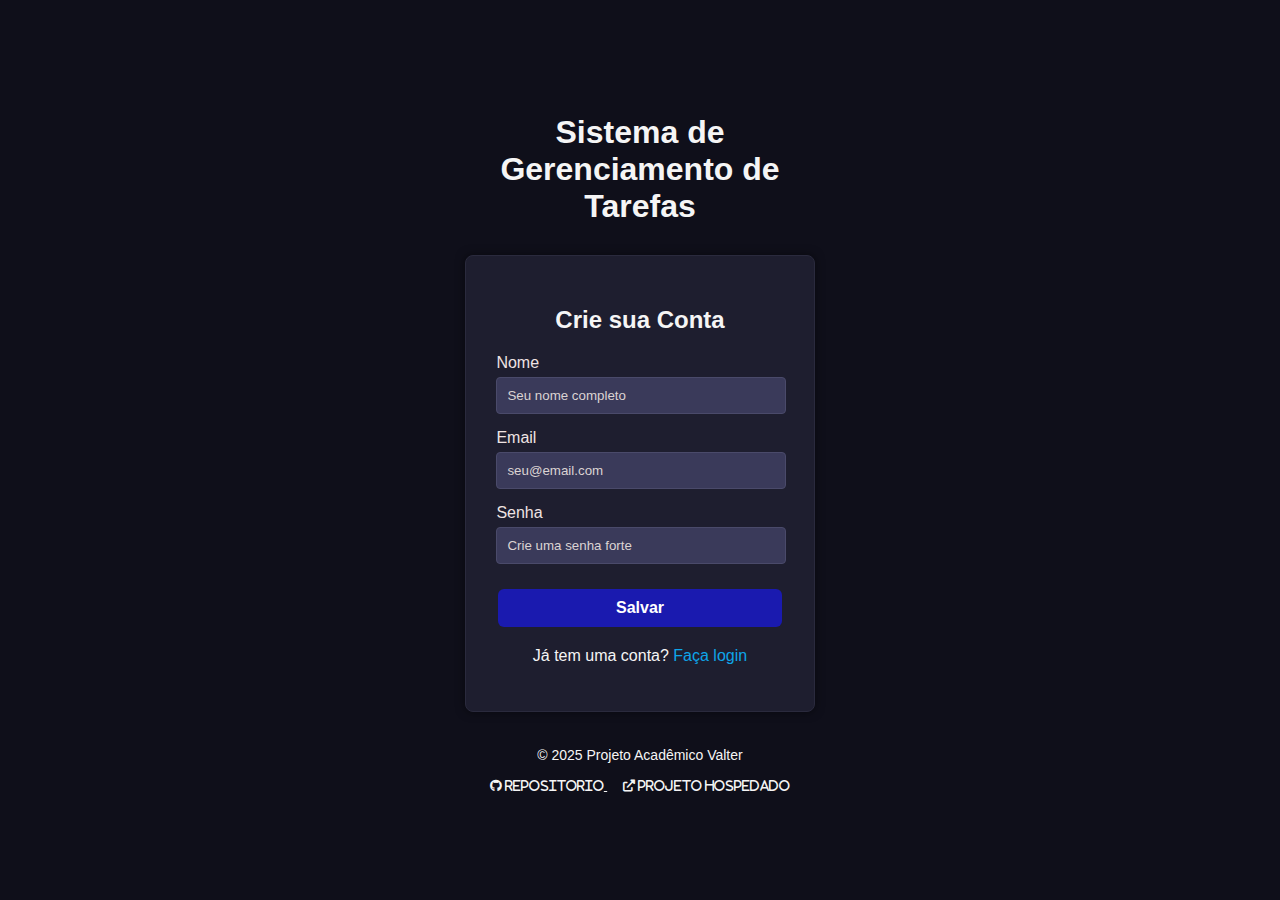
<file: index.html>
<!DOCTYPE html>
<html lang="pt-br">

<head>
    <meta charset="UTF-8">
    <meta name="viewport" content="width=device-width, initial-scale=1.0">
    <title>Sistema de Gerenciamento de Tarefas</title>
    <link rel="stylesheet" href="style.css">
    <script src="theme.js"></script>
    <link href="https://cdnjs.cloudflare.com/ajax/libs/font-awesome/6.0.0/css/all.min.css" rel="stylesheet">
    <!--Icones do git-->
</head>

<body>
    <a href="#conteudo-principal" class="skip-link">Ir para o conteúdo principal</a>

    <div class="container">

        <h1>Sistema de<br> Gerenciamento de<br> Tarefas</h1>
        <div class="form-container">
            <h2>Crie sua Conta</h2>
            <form id="conteudo-principal" action="./page/login.html">
                <label for="nome">Nome</label>
                <input type="text" id="nome" placeholder="Seu nome completo" required>
                <label for="email">Email</label>
                <input type="email" id="email" placeholder="seu@email.com" required>
                <label for="senha">Senha</label>
                <input type="password" id="senha" placeholder="Crie uma senha forte" required>
                <button type="submit" class="botao-salvar">Salvar</button>
            </form>
            <p>Já tem uma conta? <a href="./page/login.html">Faça login</a></p>
        </div>
        <footer class="rodape">
            <p>&copy; 2025 Projeto Acadêmico Valter </p>
            <div class="footer-links">
                <a href="https://github.com/valter19-dev/Projeto-Final-" target="_blank"
                    aria-label="Repositório no GitHub">
                    <i class="fab fa-github"> Repositorio</i>
                </a>
                <a href="https://valter19-dev.github.io/Projeto-Final-/index.html" target="_blank"
                    aria-label="Projeto Hospedado">
                    <i class="fas fa-external-link-alt"> Projeto hospedado</i>
                </a>
            </div>
        </footer>
    </div>

</body>

</html>
</file>
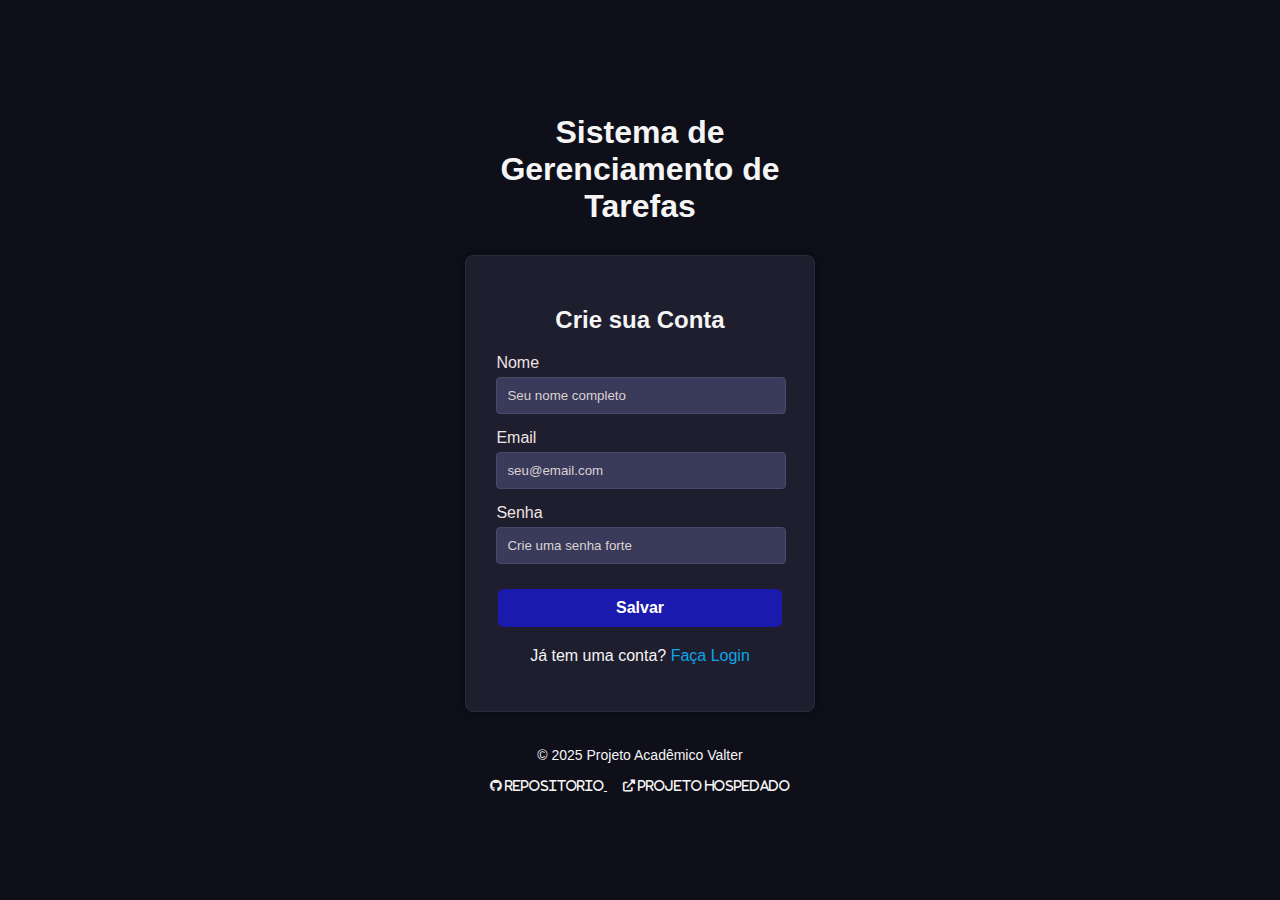
<file: page/cadastro.html>
<!DOCTYPE html>
<html lang="pt-br">

<head>
    <meta charset="UTF-8">
    <meta name="viewport" content="width=device-width, initial-scale=1.0">
    <title>Sistema de Gerenciamento de Tarefas</title>
    <link rel="stylesheet" href="../style.css">
    <script src="../theme.js"></script>
    <link href="https://cdnjs.cloudflare.com/ajax/libs/font-awesome/6.0.0/css/all.min.css" rel="stylesheet">
    <!--Icones do git-->
</head>

<body>
    <a href="#conteudo-principal" class="skip-link">Ir para o conteúdo principal</a>

    <div class="container">

        <h1>Sistema de<br> Gerenciamento de<br> Tarefas</h1>
        <div class="form-container">
            <h2>Crie sua Conta</h2>
            <form id="conteudo-principal" action="/index.html">
                <label for="nome">Nome</label>
                <input type="text" id="nome" placeholder="Seu nome completo" required>
                <label for="email">Email</label>
                <input type="email" id="email" placeholder="seu@email.com" required>
                <label for="senha">Senha</label>
                <input type="password" id="senha" placeholder="Crie uma senha forte" required>
                <button type="submit" class="botao-salvar">Salvar</button>
            </form>
            <p>Já tem uma conta? <a onclick="window.location.href='/index.html'">Faça Login</a></p>
        </div>
        <footer class="rodape">
            <p>&copy; 2025 Projeto Acadêmico Valter </p>
            <div class="footer-links">
                <a href="https://github.com/valter19-dev/Projeto-Final-Dev-WEB.git" target="_blank"
                    aria-label="Repositório no GitHub">
                    <i class="fab fa-github"> Repositorio</i>
                </a>
                <a href="https://valter19-dev.github.io/Projeto-Final-Dev-WEB/" target="_blank"
                    aria-label="Projeto Hospedado">
                    <i class="fas fa-external-link-alt"> Projeto hospedado</i>
                </a>
            </div>
        </footer>
    </div>

</body>

</html>
</file>
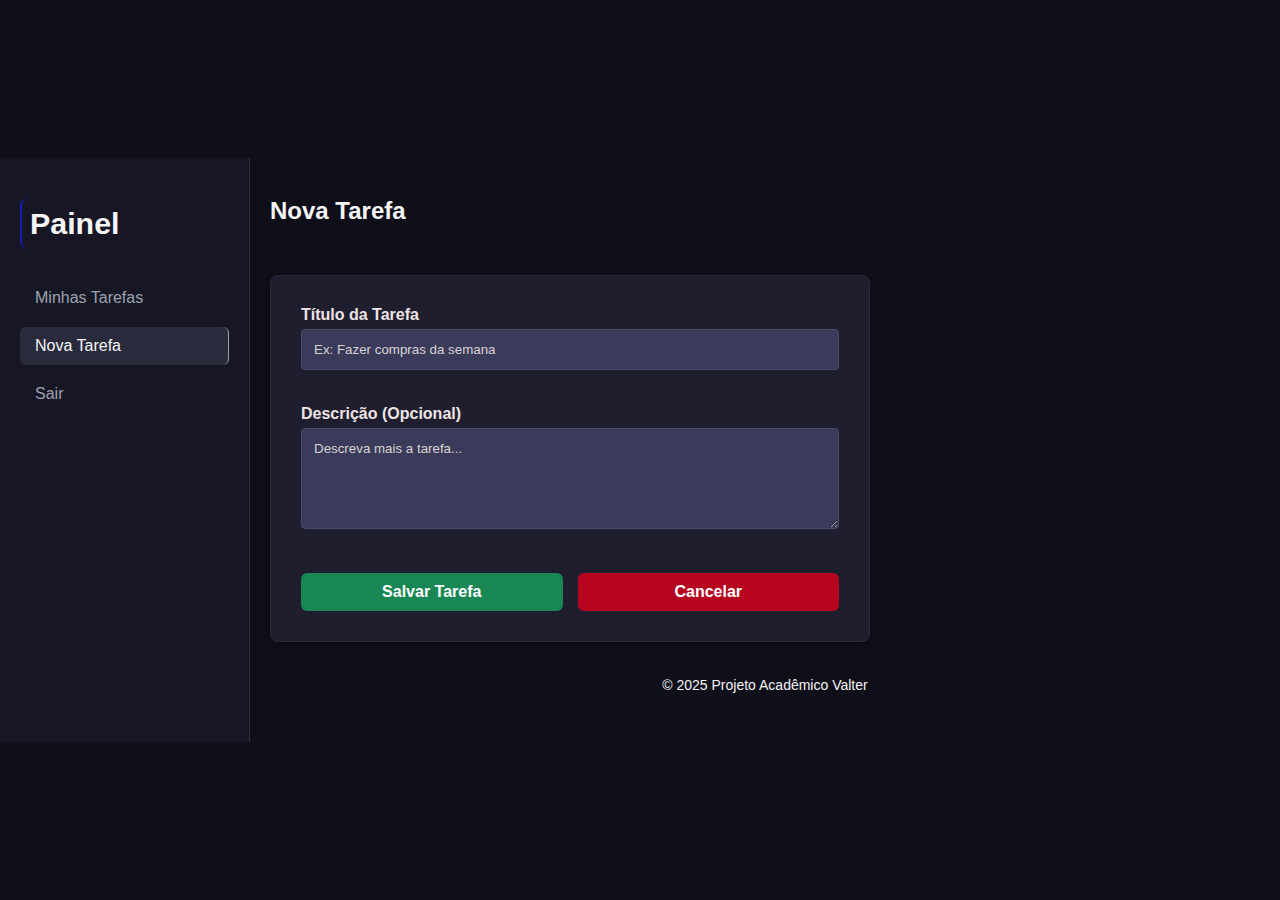
<file: page/criar-tarefa.html>
<!DOCTYPE html>
<html lang="pt-br">

<head>
    <meta charset="UTF-8">
    <meta name="viewport" content="width=device-width, initial-scale=1.0">
    <title>Criar Nova Tarefa - Sistema de Gerenciamento de Tarefas</title>
    <link rel="stylesheet" href="../style.css">
    <script src="../theme.js"></script>
    <link rel="stylesheet" href="https://cdn.jsdelivr.net/npm/bootstrap-icons@1.13.1/font/bootstrap-icons.min.css">
    <link href="https://cdnjs.cloudflare.com/ajax/libs/font-awesome/6.0.0/css/all.min.css" rel="stylesheet">
    <!--Icones do git-->
</head>

<body class="dashboard-body">
    <a href="#conteudo-principal" class="skip-link">Ir para o conteúdo principal</a>

    <div class="dashboard-container">
        <aside class="sidebar">
            <h1>Painel</h1>
            <nav class="menu-navegacao">
                <ul>
                    <li><a href="./dashboard.html">Minhas Tarefas</a></li>
                    <li><a href="./criar-tarefa.html" class="ativo">Nova Tarefa</a></li>
                    <li><a href="../index.html">Sair</a></li>
                </ul>
            </nav>
        </aside>

        <main class="conteudo-principal" id="conteudo-principal">
            <header class="cabecalho-dashboard">
                <h2>Nova Tarefa</h2>
            </header>

            <div class="formulario-container">
                <form class="formulario-tarefa" action="./dashboard.html">
                    <div class="campo-formulario">
                        <label for="titulo-tarefa">Título da Tarefa</label>
                        <input type="text" id="titulo-tarefa" placeholder="Ex: Fazer compras da semana">
                    </div>

                    <div class="campo-formulario">
                        <label for="descricao-tarefa">Descrição (Opcional)</label>
                        <textarea id="descricao-tarefa" rows="5" placeholder="Descreva mais a tarefa..."></textarea>
                    </div>

                    <div class="acoes-formulario">
                        <button type="submit" class="botao-salvar-tarefa">Salvar Tarefa</button>
                        <button type="submit" class="botao-cancelar">Cancelar</button>
                    </div>
                </form>
            </div>

            <footer class="rodape">
                <p>&copy; 2025 Projeto Acadêmico Valter </p>
            </footer>
        </main>
    </div>
</body>

</html>
</file>
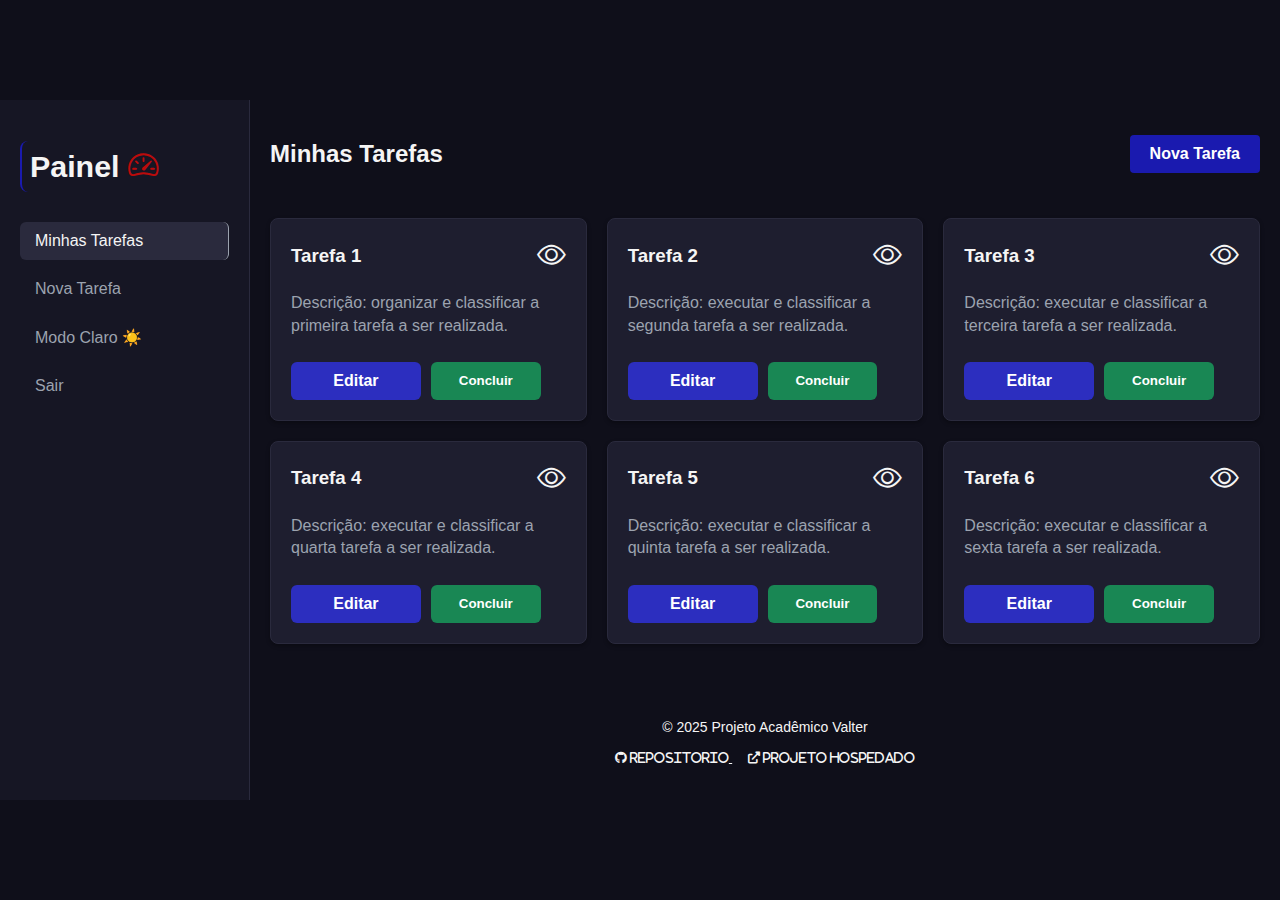
<file: page/dashboard.html>
<!DOCTYPE html>
<html lang="pt-br">

<head>
    <meta charset="UTF-8">
    <meta name="viewport" content="width=device-width, initial-scale=1.0">
    <title>Dashboard - Sistema de Gerenciamento de Tarefas</title>
    <link rel="stylesheet" href="../style.css">
    <script src="../theme.js"></script>
    <link rel="stylesheet" href="https://cdn.jsdelivr.net/npm/bootstrap-icons@1.13.1/font/bootstrap-icons.min.css">
    <!--Icones do olho e do painel-->
    <link href="https://cdnjs.cloudflare.com/ajax/libs/font-awesome/6.0.0/css/all.min.css" rel="stylesheet">
    <!--Icones do git-->

</head>

<body class="dashboard-body">
    <a href="#conteudo-principal" class="skip-link">Ir para o conteúdo principal</a>



    <div class="dashboard-container">
        <aside class="sidebar">
            <h1>Painel <i class="bi bi-speedometer2"></i></h1>
            <nav class="menu-navegacao">
                <ul>
                    <li><a href="./dashboard.html" class="ativo">Minhas Tarefas</a></li>
                    <li><a href="./criar-tarefa.html">Nova Tarefa</a></li>
                    <li><a href="#" id="themeToggle">
                            <span class="text">Modo Claro</span>
                            <span class="icon">🌙</span>
                        </a></li>
                    <li><a href="../index.html">Sair</a></li>

                </ul>
            </nav>
        </aside>

        <main class="conteudo-principal" id="conteudo-principal">
            <header class="cabecalho-dashboard">
                <h2>Minhas Tarefas</h2>
                <a href="./criar-tarefa.html" class="botao-nova-tarefa">Nova Tarefa</a>
                <!-- Botão de alternância de tema -->


            </header>

            <div class="grade-tarefas">
                <div class="cartao-tarefa">
                    <div class="cabecalho-cartao">
                        <h3>Tarefa 1</h3>
                        <!-- Ícones de olho -->
                        <a href="./detalhes-tarefa.html" class="icone-olho">
                            <i class="bi bi-eye olho normal"></i>
                            <i class="bi bi-eye-fill olho cheio"></i>
                        </a>
                    </div>
                    <p>Descrição: organizar e classificar a primeira tarefa a ser realizada.</p>
                    <div class="acoes-tarefa">
                        <a href="./editar-tarefa.html" class="botao-editar">Editar</a>
                        <button class="botao-concluir">Concluir</button>
                    </div>
                </div>

                <div class="cartao-tarefa">
                    <div class="cabecalho-cartao">
                        <h3>Tarefa 2</h3>
                        <a href="./detalhes-tarefa.html" class="icone-olho">
                            <i class="bi bi-eye olho normal"></i>
                            <i class="bi bi-eye-fill olho cheio"></i>
                        </a>
                    </div>

                    <p>Descrição: executar e classificar a segunda tarefa a ser realizada.</p>
                    <div class="acoes-tarefa">
                        <a href="./editar-tarefa.html" class="botao-editar">Editar</a>
                        <button class="botao-concluir">Concluir</button>
                    </div>
                </div>

                <div class="cartao-tarefa">
                    <div class="cabecalho-cartao">
                        <h3>Tarefa 3</h3>
                        <a href="./detalhes-tarefa.html" class="icone-olho">
                            <i class="bi bi-eye olho normal"></i>
                            <i class="bi bi-eye-fill olho cheio"></i>
                        </a>

                    </div>
                    <p>Descrição: executar e classificar a terceira tarefa a ser realizada.</p>
                    <div class="acoes-tarefa">
                        <a href="./editar-tarefa.html" class="botao-editar">Editar</a>
                        <button class="botao-concluir">Concluir</button>
                    </div>
                </div>

                <div class="cartao-tarefa">
                    <div class="cabecalho-cartao">
                        <h3>Tarefa 4</h3>
                        <a href="./detalhes-tarefa.html" class="icone-olho">
                            <i class="bi bi-eye olho normal"></i>
                            <i class="bi bi-eye-fill olho cheio"></i>
                        </a>

                    </div>
                    <p>Descrição: executar e classificar a quarta tarefa a ser realizada.</p>
                    <div class="acoes-tarefa">
                        <a href="./editar-tarefa.html" class="botao-editar">Editar</a>
                        <button class="botao-concluir">Concluir</button>
                    </div>
                </div>

                <div class="cartao-tarefa">
                    <div class="cabecalho-cartao">
                        <h3>Tarefa 5</h3>
                        <a href="./detalhes-tarefa.html" class="icone-olho">
                            <i class="bi bi-eye olho normal"></i>
                            <i class="bi bi-eye-fill olho cheio"></i>
                        </a>

                    </div>
                    <p>Descrição: executar e classificar a quinta tarefa a ser realizada.</p>
                    <div class="acoes-tarefa">
                        <a href="./editar-tarefa.html" class="botao-editar">Editar</a>
                        <button class="botao-concluir">Concluir</button>
                    </div>
                </div>

                <div class="cartao-tarefa">
                    <div class="cabecalho-cartao">
                        <h3>Tarefa 6</h3>
                        <a href="./detalhes-tarefa.html" class="icone-olho">
                            <i class="bi bi-eye olho normal"></i>
                            <i class="bi bi-eye-fill olho cheio"></i>
                        </a>

                    </div>
                    <p>Descrição: executar e classificar a sexta tarefa a ser realizada.</p>
                    <div class="acoes-tarefa">
                        <a href="./editar-tarefa.html" class="botao-editar">Editar</a>
                        <button class="botao-concluir">Concluir</button>
                    </div>
                </div>
            </div>

            <footer class="rodape">
                <p>&copy; 2025 Projeto Acadêmico Valter </p>
                <div class="footer-links">
                    <a href="https://github.com/valter19-dev/Projeto-Final-" target="_blank"
                        aria-label="Repositório no GitHub">
                        <i class="fab fa-github"> Repositorio</i>
                    </a>
                    <a href="https://valter19-dev.github.io/Projeto-Final-/index.html" target="_blank"
                        aria-label="Projeto Hospedado">
                        <i class="fas fa-external-link-alt"> Projeto hospedado</i>
                    </a>
                </div>
            </footer>
        </main>
    </div>

    <script>
        // Sistema de alternância de tema
        const themeToggle = document.getElementById('themeToggle');
        const body = document.body;
        const icon = themeToggle.querySelector('.icon');
        const text = themeToggle.querySelector('.text');

        // Verificar tema salvo no localStorage
        const savedTheme = localStorage.getItem('theme') || 'dark';

        // Aplicar tema inicial
        if (savedTheme === 'light') {
            body.setAttribute('data-theme', 'light');
            text.textContent = 'Modo Escuro';
            icon.textContent = '🌙';
        } else {
            body.removeAttribute('data-theme');
            text.textContent = 'Modo Claro';
            icon.textContent = '☀️';

        }

        // Função para alternar tema
        function toggleTheme() {
            const currentTheme = body.getAttribute('data-theme');

            if (currentTheme === 'light') {
                // Mudar para tema escuro
                body.removeAttribute('data-theme');

                text.textContent = 'Modo Claro';
                icon.textContent = '☀️';
                localStorage.setItem('theme', 'dark');
            } else {
                // Mudar para tema claro
                body.setAttribute('data-theme', 'light');
                text.textContent = 'Modo Escuro';
                icon.textContent = '🌙';
                localStorage.setItem('theme', 'light');
            }
        }

        // Adicionar evento de clique
        themeToggle.addEventListener('click', toggleTheme);
    </script>
</body>

</html>
</file>
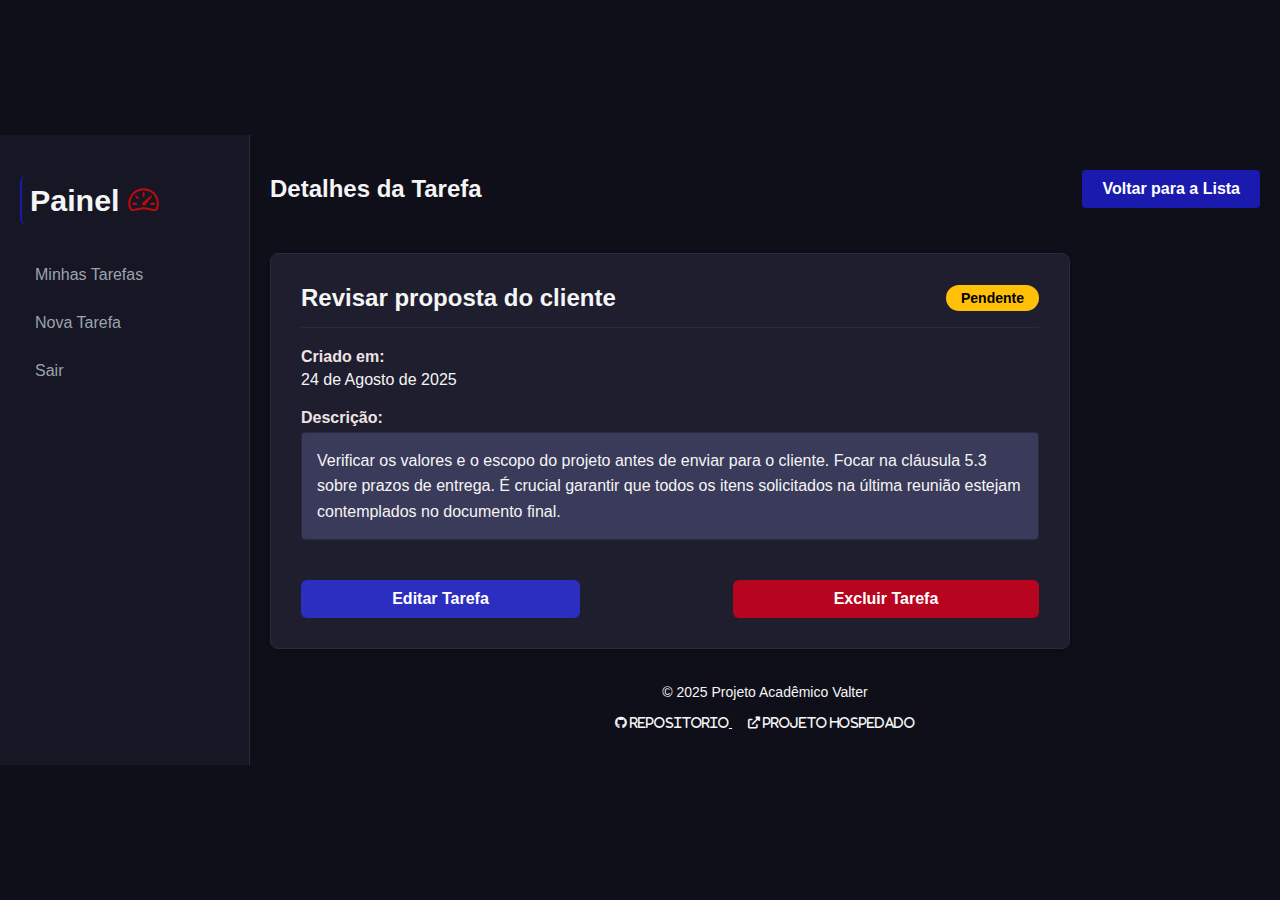
<file: page/detalhes-tarefa.html>
<!DOCTYPE html>
<html lang="pt-br">

<head>
    <meta charset="UTF-8">
    <meta name="viewport" content="width=device-width, initial-scale=1.0">
    <title>Detalhes da Tarefa - Sistema de Gerenciamento de Tarefas</title>
    <link rel="stylesheet" href="../style.css">
    <script src="../theme.js"></script>
    <link rel="stylesheet" href="https://cdn.jsdelivr.net/npm/bootstrap-icons@1.13.1/font/bootstrap-icons.min.css">
    <link href="https://cdnjs.cloudflare.com/ajax/libs/font-awesome/6.0.0/css/all.min.css" rel="stylesheet">
    <!--Icones do git-->
</head>

<body class="dashboard-body">
    <a href="#conteudo-principal" class="skip-link">Ir para o conteúdo principal</a>

    <div class="dashboard-container">
        <aside class="sidebar">
            <h1>Painel <i class="bi bi-speedometer2"></i></h1>
            <nav class="menu-navegacao">
                <ul>
                    <li><a href="./dashboard.html">Minhas Tarefas</a></li>
                    <li><a href="./criar-tarefa.html">Nova Tarefa</a></li>
                    <li><a href="../index.html">Sair</a></li>
                </ul>
            </nav>
        </aside>

        <main class="conteudo-principal" id="conteudo-principal">
            <header class="cabecalho-dashboard">
                <h2>Detalhes da Tarefa</h2>
                <a href="./dashboard.html" class="botao-voltar-lista">Voltar para a Lista</a>
            </header>

            <div class="detalhes-container">
                <div class="cartao-detalhes">
                    <div class="titulo-status">
                        <h2>Revisar proposta do cliente</h2>
                        <span class="status-pendente-detalhes">Pendente</span>
                    </div>
                    <form action="./dashboard.html">
                        <div class="campo-detalhes">
                            <label>Criado em:</label>

                            <span>24 de Agosto de 2025</span>
                        </div>

                        <div class="campo-detalhes">
                            <label>Descrição:</label>
                            <div class="descricao-completa">
                                <p>Verificar os valores e o escopo do projeto antes de enviar para o cliente. Focar na
                                    cláusula 5.3 sobre prazos de entrega. É crucial garantir que todos os itens
                                    solicitados
                                    na última reunião estejam contemplados no documento final.</p>
                            </div>
                        </div>

                        <div class="acoes-detalhes">
                            <button type="submit" class="botao-editar-tarefa">Editar Tarefa</button>
                            <button class="botao-excluir-tarefa">Excluir Tarefa</button>
                        </div>
                    </form>
                </div>
            </div>

            <footer class="rodape">
                <p>&copy; 2025 Projeto Acadêmico Valter </p>
                <div class="footer-links">
                    <a href="https://github.com/valter19-dev/Projeto-Final-" target="_blank"
                        aria-label="Repositório no GitHub">
                        <i class="fab fa-github"> Repositorio</i>
                    </a>
                    <a href="https://valter19-dev.github.io/Projeto-Final-/index.html" target="_blank"
                        aria-label="Projeto Hospedado">
                        <i class="fas fa-external-link-alt"> Projeto hospedado</i>
                    </a>
                </div>
            </footer>
        </main>
    </div>
</body>

</html>
</file>
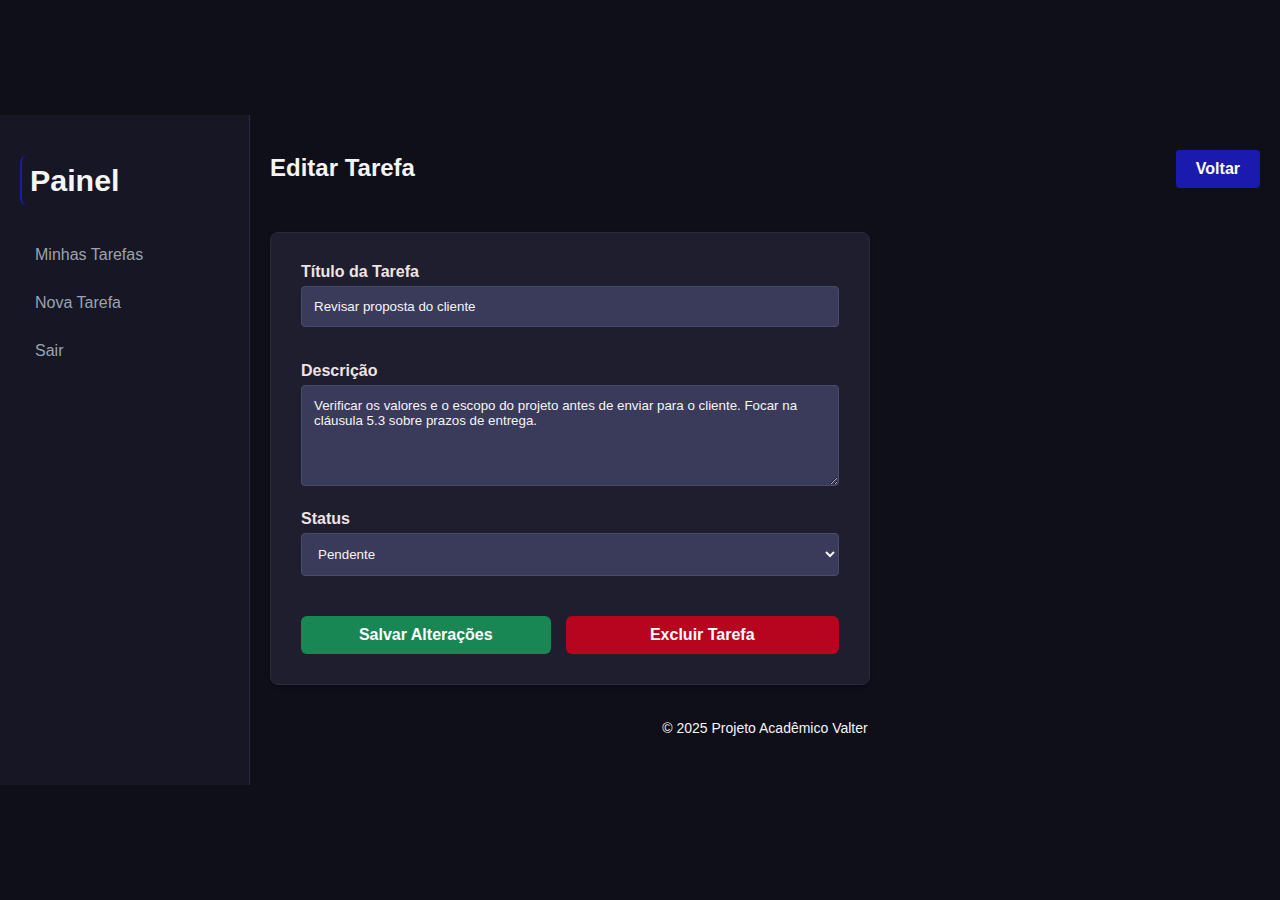
<file: page/editar-tarefa.html>
<!DOCTYPE html>
<html lang="pt-br">

<head>
    <meta charset="UTF-8">
    <meta name="viewport" content="width=device-width, initial-scale=1.0">
    <title>Editar Tarefa - Sistema de Gerenciamento de Tarefas</title>
    <link rel="stylesheet" href="../style.css">
    <script src="../theme.js"></script>
    <link rel="stylesheet" href="https://cdn.jsdelivr.net/npm/bootstrap-icons@1.13.1/font/bootstrap-icons.min.css">
    <link href="https://cdnjs.cloudflare.com/ajax/libs/font-awesome/6.0.0/css/all.min.css" rel="stylesheet">
    <!--Icones do git-->
</head>

<body class="dashboard-body">
    <a href="#conteudo-principal" class="skip-link">Ir para o conteúdo principal</a>

    <div class="dashboard-container">
        <aside class="sidebar">
            <h1>Painel</h1>
            <nav class="menu-navegacao">
                <ul>
                    <li><a href="./dashboard.html">Minhas Tarefas</a></li>
                    <li><a href="./criar-tarefa.html">Nova Tarefa</a></li>
                    <li><a href="../index.html">Sair</a></li>
                </ul>
            </nav>
        </aside>

        <main class="conteudo-principal" id="conteudo-principal">
            <header class="cabecalho-dashboard">
                <h2>Editar Tarefa</h2>
                <a href="./dashboard.html" class="botao-cancelar-edicao">Voltar</a>
            </header>

            <div class="formulario-container">
                <form class="formulario-tarefa" action="./dashboard.html">
                    <div class="campo-formulario">
                        <label for="titulo-tarefa-edicao">Título da Tarefa</label>
                        <input type="text" id="titulo-tarefa-edicao" value="Revisar proposta do cliente">
                    </div>

                    <div class="campo-formulario">
                        <label for="descricao-tarefa-edicao">Descrição</label>
                        <textarea id="descricao-tarefa-edicao"
                            rows="5">Verificar os valores e o escopo do projeto antes de enviar para o cliente. Focar na cláusula 5.3 sobre prazos de entrega.</textarea>
                    </div>

                    <div class="campo-formulario">
                        <label for="status-tarefa">Status</label>
                        <select id="status-tarefa">
                            <option value="pendente" selected>Pendente</option>
                            <option value="em-andamento">Em Andamento</option>
                            <option value="concluida">Concluída</option>
                        </select>
                    </div>

                    <div class="acoes-formulario">
                        <button type="submit" class="botao-salvar-alteracoes">Salvar Alterações</button>
                        <button type="submit" class="botao-excluir-tarefa">Excluir Tarefa</button>
                    </div>
                </form>
            </div>

            <footer class="rodape">
                <p>&copy; 2025 Projeto Acadêmico Valter </p>

            </footer>
        </main>
    </div>
</body>

</html>
</file>
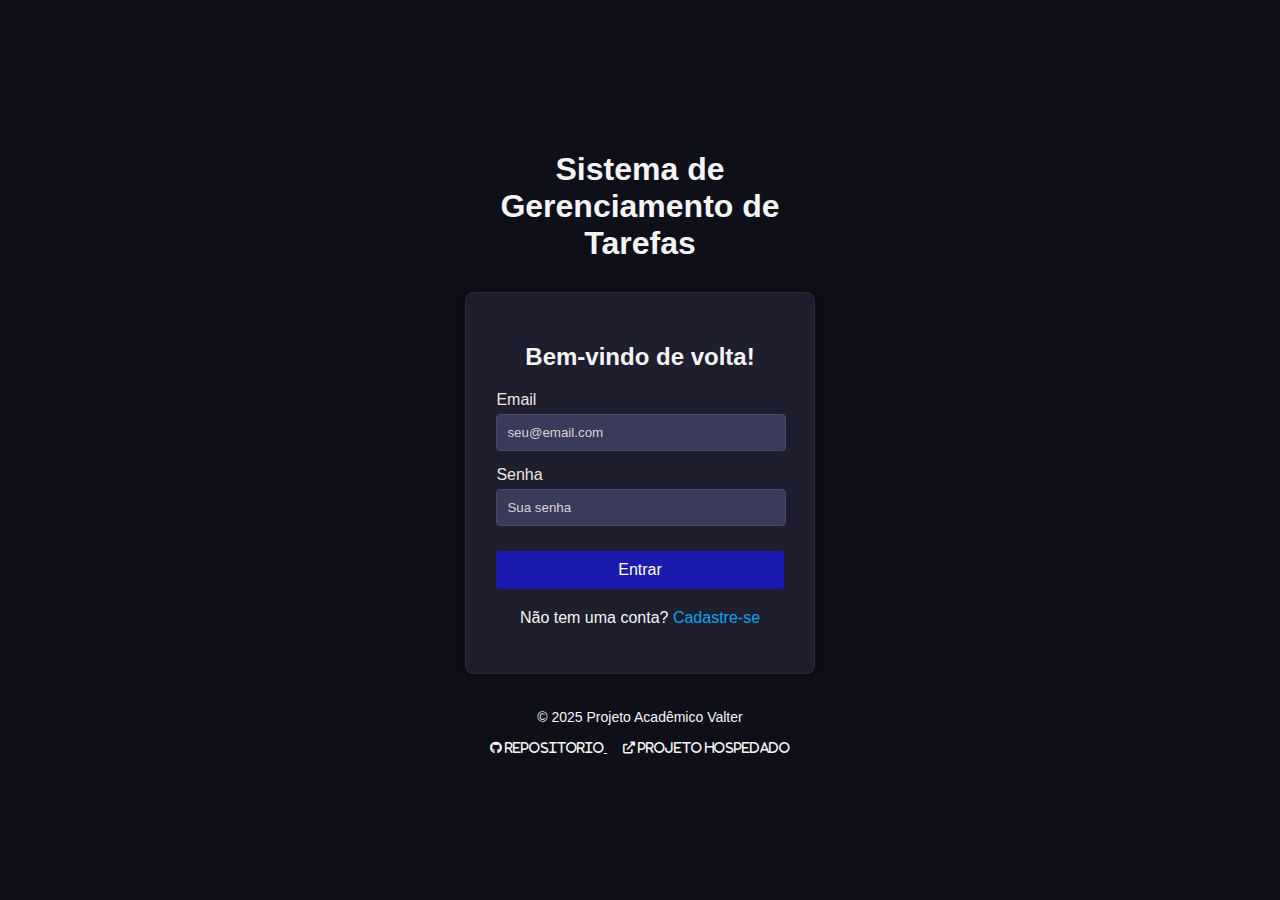
<file: page/login.html>
<!DOCTYPE html>
<html lang="pt-br">

<head>
    <meta charset="UTF-8">
    <meta name="viewport" content="width=device-width, initial-scale=1.0">
    <title>Login - Sistema de Gerenciamento de Tarefas</title>
    <link rel="stylesheet" href="../style.css">
    <script src="../theme.js"></script>
    <link href="https://cdnjs.cloudflare.com/ajax/libs/font-awesome/6.0.0/css/all.min.css" rel="stylesheet">
    <!--Icones do git-->
</head>

<body>
    <a href="#conteudo-principal" class="skip-link">Ir para o conteúdo principal</a>

    <div class="container">
        <h1>Sistema de<br> Gerenciamento de<br> Tarefas</h1>
        <div class="form-container">
            <h2>Bem-vindo de volta!</h2>
            <form id="conteudo-principal" action="./dashboard.html">
                <label for="email-login">Email</label>
                <input type="email" id="email-login" placeholder="seu@email.com" required>
                <label for="senha-login">Senha</label>
                <input type="password" id="senha-login" placeholder="Sua senha" required>
                <button type="submit">Entrar</button>
            </form>
            <p>Não tem uma conta? <a href="#">Cadastre-se</a></p>
        </div>
        <footer class="rodape">
            <p>&copy; 2025 Projeto Acadêmico Valter </p>
            <div class="footer-links">
                <a href="https://github.com/valter19-dev/Projeto-Final-" target="_blank"
                    aria-label="Repositório no GitHub">
                    <i class="fab fa-github"> Repositorio</i>
                </a>
                <a href="https://valter19-dev.github.io/Projeto-Final-/index.html" target="_blank"
                    aria-label="Projeto Hospedado">
                    <i class="fas fa-external-link-alt"> Projeto hospedado</i>
                </a>
            </div>
        </footer>
    </div>
</body>

</html>
</file>
<file: style.css>
/* Sistema de Temas - Variáveis CSS */
:root {
    /* Tema Escuro (padrão) */
    --cor-fundo: #0f0f1a;
    --cor-sidebar: #161624;
    --cor-cartao: #1e1e2f;
    --cor-borda: #2a2a3d;
    --cor-input: #3a3a5a;
    --cor-input-borda: #4a4a6a;

    /* Texto */
    --texto-principal: #f5f5f5;
    --texto-secundario: #9ca3af;
    --texto-placeholder: #dad3d3;
    --texto-label: #efe3e3;

    /* Ações */
    --cor-primaria: #1a1aaf;
    --cor-primaria-hover: #1a4195;
    --cor-secondary: #2c2ebf;
    --cor-secondary-hover: #03389a;
    --cor-sucesso: #198754;
    --cor-sucesso-hover: #1b553a;
    --cor-perigo: #b7051f;
    --cor-perigo-hover: #a01624;
    --cor-link: #0ea5e9;

    /* Sombras */
    --sombra-cartao: 0 2px 4px rgba(0, 0, 0, 0.3);
    --sombra-form: 0 0 10px rgba(0, 0, 0, 0.5);
}

/* Tema Claro */
[data-theme="light"] {
    --cor-fundo: #f8fafc;
    --cor-sidebar: #ffffff;
    --cor-cartao: #ffffff;
    --cor-borda: #e2e8f0;
    --cor-input: #ffffff;
    --cor-input-borda: #d1d5db;

    /* Texto */
    --texto-principal: #1f2937;
    --texto-secundario: #6b7280;
    --texto-placeholder: #9ca3af;
    --texto-label: #374151;

    /* Ações */
    --cor-primaria: #1a1aaf;
    --cor-primaria-hover: #1a4195;
    --cor-secondary: #2c2ebf;
    --cor-secondary-hover: #03389a;
    --cor-sucesso: #198754;
    --cor-sucesso-hover: #1b553a;
    --cor-perigo: #dc3545;
    --cor-perigo-hover: #dc2626;
    --cor-link: #0ea5e9;

    /* Sombras */
    --sombra-cartao: 0 2px 4px rgba(0, 0, 0, 0.1);
    --sombra-form: 0 4px 6px rgba(0, 0, 0, 0.1);
}

/* Estilos base */
body {
    font-family: Arial, sans-serif;
    background-color: var(--cor-fundo);
    color: var(--texto-secundario);
    margin: 0;
    display: flex;
    justify-content: center;
    align-items: center;
    min-height: 100vh;
    overflow-x: hidden;
    transition: background-color 0.3s ease, color 0.3s ease;
}

.container {
    text-align: center;
    padding: 20px;
}



h1 {
    color: var(--texto-principal);
    margin-bottom: 30px;
}

.form-container {
    background-color: var(--cor-cartao);
    padding: 30px;
    border-radius: 8px;
    box-shadow: var(--sombra-form);
    width: 98%;
    max-width: 400px;
    margin: 0 auto;
    box-sizing: border-box;
    border: 1px solid var(--cor-borda);
    transition: all 0.3s ease;
}

h2 {
    color: var(--texto-principal);
    margin-bottom: 20px;
}

form label {
    display: block;
    text-align: left;
    margin-bottom: 5px;
    color: var(--texto-label);
}

form input[type="text"],
form input[type="email"],
form input[type="password"] {
    width: calc(100% - 20px);
    padding: 10px;
    margin-bottom: 15px;
    border: 1px solid var(--cor-input-borda);
    border-radius: 4px;
    background-color: var(--cor-input);
    color: var(--texto-principal);
    transition: all 0.3s ease;
}

form input::placeholder {
    color: var(--texto-placeholder);
}

form input:focus {
    outline: none;
    border-color: var(--cor-primaria);
    box-shadow: 0 0 0 3px rgba(99, 102, 241, 0.1);
}

form button {
    background-color: var(--cor-primaria);
    color: white;
    padding: 10px 15px;
    border: none;
    border-radius: 4px;
    cursor: pointer;
    font-size: 16px;
    width: 100%;
    margin-top: 10px;
    transition: background-color 0.3s ease;
}

form button:hover {
    background-color: var(--cor-primaria-hover);
}



/* Estilos do Dashboard */
.dashboard-body {
    background-color: var(--cor-fundo);
    margin: 0;
    font-family: Arial, sans-serif;
    color: var(--texto-principal);
    display: flex;
    min-height: 100vh;
    transition: background-color 0.3s ease;
}

.dashboard-container {
    display: flex;
    width: 100%;
}

/* Estilos do Menu de navegação e Sidebar*/
.sidebar {
    background-color: var(--cor-sidebar);
    width: 250px;
    padding: 20px;
    box-sizing: border-box;
    border-right: 1px solid var(--cor-borda);
    transition: all 0.3s ease;
}

.sidebar h1 {
    color: var(--texto-principal);
    margin-bottom: 30px;
    font-size: 1.9rem;
    font-weight: bold;
    border-left: 2px solid var(--cor-primaria);
    border-radius: 8px;
    padding: 8px;
}


.menu-navegacao ul {
    list-style: none;
    padding: 0;
    margin: 0;
}

.menu-navegacao li {
    margin-bottom: 10px;
}

.menu-navegacao a {
    color: var(--texto-secundario);
    text-decoration: none;
    padding: 10px 15px;
    display: block;
    border-radius: 6px;
    transition: all 0.3s ease;
}

.menu-navegacao a:hover,
.menu-navegacao a.ativo {
    background-color: var(--cor-borda);
    color: var(--texto-principal);
    border-right: 1px solid var(--texto-secundario)
}

.conteudo-principal {
    flex: 1;
    padding: 20px;
    background-color: var(--cor-fundo);
    transition: background-color 0.3s ease;
}

.cabecalho-dashboard {
    display: flex;
    justify-content: space-between;
    align-items: center;
    margin-bottom: 30px;
}

.cabecalho-dashboard h1 {
    color: var(--texto-principal);
    margin: 0;
    border-left: 2px solid var(--cor-primaria);
    border-radius: 6px;
    padding: 8px;
}

/*Estilização global para todos os botões - página === TODAS ===*/

.botao-nova-tarefa,
.botao-voltar-lista,
.botao-cancelar-edicao {
    background-color: var(--cor-primaria);
    color: white;
    padding: 10px 20px;
    border: none;
    font-weight: bold;
    border-radius: 4px;
    cursor: pointer;
    text-decoration: none;
    display: inline-block;
    transition: background-color 0.3s ease;
}

.botao-nova-tarefa:hover,
.botao-voltar-lista:hover,
.botao-cancelar-edicao:hover {
    background-color: var(--cor-primaria-hover);
}

.botao-salvar-tarefa,
.botao-salvar-alteracoes {
    display: inline-block;
    width: 31vh;
    background-color: var(--cor-sucesso);
    color: white;
    padding: 10px;
    border: none;
    border-radius: 6px;
    text-decoration: none;
    text-align: center;
    cursor: pointer;
    font-weight: bold;
    margin-top: 10px;
    transition: background 0.3s;
}

.botao-salvar-tarefa:hover,
.botao-salvar-alteracoes:hover {
    background-color: var(--cor-sucesso-hover);
}

/*Botão editar do card*/
.botao-editar {
    display: inline-block;
    width: 40%;
    background-color: var(--cor-secondary);
    color: white;
    padding: 10px;
    border: none;
    border-radius: 6px;
    text-decoration: none;
    text-align: center;
    cursor: pointer;
    font-weight: bold;
    margin-top: 10px;
    transition: background 0.3s;
}

.botao-editar:hover {
    background-color: var(--cor-secondary-hover);
}

.botao-concluir {
    display: inline-block;
    width: 40%;
    background-color: var(--cor-sucesso);
    color: white;
    padding: 10px;
    border: none;
    border-radius: 6px;
    text-decoration: none;
    text-align: center;
    cursor: pointer;
    font-weight: bold;
    margin-top: 10px;
    transition: background 0.3s;
}

.botao-concluir:hover {
    background-color: var(--cor-sucesso-hover);
}

.botao-editar-tarefa {
    display: inline-block;
    width: 31vh;
    background-color: var(--cor-secondary);
    color: white;
    padding: 10px;
    border: none;
    border-radius: 6px;
    text-decoration: none;
    text-align: center;
    cursor: pointer;
    font-weight: bold;
    margin-top: 10px;
    transition: background 0.3s;
}

.botao-editar-tarefa:hover {
    background-color: var(--cor-secondary-hover);
}

.botao-excluir-tarefa {
    display: inline-block;
    width: 34vh;
    background-color: var(--cor-perigo);
    color: white;
    padding: 10px;
    border: none;
    border-radius: 6px;
    text-decoration: none;
    text-align: center;
    cursor: pointer;
    font-weight: bold;
    margin-top: 10px;
    transition: background 0.3s;
}

.botao-excluir-tarefa:hover {
    background-color: var(--cor-perigo-hover);
}

.botao-cancelar {
    display: inline-block;
    width: 31vh;
    background-color: var(--cor-perigo);
    color: white;
    padding: 10px;
    border: none;
    border-radius: 6px;
    text-decoration: none;
    text-align: center;
    cursor: pointer;
    font-weight: bold;
    margin-top: 10px;
    transition: background 0.3s;
}

.botao-cancelar:hover {
    background-color: var(--cor-perigo-hover);
}

/*Estilo para os Botões da tela login e cadastro - página === LOGIN E CADASTRO ===*/

.botao-salvar {
    display: inline-block;
    width: 99%;
    background-color: var(--cor-primaria);
    color: white;
    padding: 10px;
    border: none;
    border-radius: 6px;
    text-decoration: none;
    text-align: center;
    cursor: pointer;
    font-weight: bold;
    margin-top: 10px;
    transition: background 0.3s;
}

.botao-salvar:hover {
    background-color: var(--cor-primaria-hover);
}

.botao-entrar {
    display: inline-block;
    width: 92%;
    background-color: var(--cor-primaria);
    color: white;
    padding: 10px;
    border: none;
    border-radius: 6px;
    text-decoration: none;
    text-align: center;
    cursor: pointer;
    font-weight: bold;
    margin-top: 10px;
    transition: background 0.3s;
}

.botao-entrar:hover {
    background-color: var(--cor-primaria-hover);
}

p {
    margin-top: 20px;
    color: var(--texto-principal);
}

p a {
    color: var(--cor-link);
    text-decoration: none;
}

p a:hover {
    text-decoration: underline;
    cursor: pointer;
}


/*Estilos para Cards página === DASHBOARD ===*/

.grade-tarefas {
    display: grid;
    grid-template-columns: repeat(auto-fit, minmax(250px, 1fr));
    gap: 20px;
    margin-bottom: 40px;
}

.cartao-tarefa {
    padding: 20px;
    border-radius: 8px;
    box-shadow: var(--sombra-cartao);
    transition: all 0.3s ease;
}

.cartao-tarefa:hover {
    transform: translateY(-2px);
    box-shadow: 0 4px 8px rgba(0, 0, 0, 0.2);
    border-right: 1px solid var(--cor-secondary-hover);
}

.cartao-tarefa,
.cartao-detalhes,
.formulario-tarefa {
    background-color: var(--cor-cartao);
    border: 1px solid var(--cor-borda);
}

.cabecalho-cartao {
    display: flex;
    justify-content: space-between;
    align-items: center;
    margin-bottom: 10px;
}

.cabecalho-cartao h3 {
    color: var(--texto-principal);
    margin: 0;
}

/* Estilos para o ícone do olho dos cards  */
.icone-olho {
    font-size: 1.8rem;
    color: var(--texto-principal);
    cursor: pointer;
    text-decoration: none;
    display: flex;
    align-items: center;
    transition: color 0.3s ease;
}

.icone-olho .cheio {
    display: none;
}

.icone-olho:hover .normal {
    display: none;
}

.icone-olho:hover .cheio {
    display: inline;
}

.icone-olho:hover {
    color: var(--cor-primaria);
}

.cartao-tarefa p {
    color: var(--texto-secundario);
    margin-bottom: 15px;
    line-height: 1.4;
}

.acoes-tarefa {
    display: flex;
    gap: 10px;
}

.rodape-dashboard {
    margin-top: auto;
    padding-top: 20px;
    border-top: 1px solid var(--cor-borda);
    color: var(--texto-secundario);
    text-align: center;
}

/* Estilos para Detalhes da Tarefa - página === DETALHES-TAREFA === */
.detalhes-container {
    max-width: 800px;
}

.cartao-detalhes {
    background-color: var(--cor-cartao);
    padding: 30px;
    border-radius: 8px;
    box-shadow: var(--sombra-cartao);
    border: 1px solid var(--cor-borda);
    transition: all 0.3s ease;
}

.titulo-status {
    display: flex;
    justify-content: space-between;
    align-items: center;
    margin-bottom: 20px;
    padding-bottom: 15px;
    border-bottom: 1px solid var(--cor-borda);
}

.titulo-status h2 {
    color: var(--texto-principal);
    margin: 0;
}

.status-pendente-detalhes {
    background-color: #ffc107;
    color: #000;
    padding: 5px 15px;
    border-radius: 20px;
    font-size: 14px;
    font-weight: bold;
}

.campo-detalhes {
    margin-bottom: 20px;
}

.campo-detalhes label {
    display: block;
    color: var(--texto-label);
    margin-bottom: 5px;
    font-weight: bold;
}

.campo-detalhes span {
    color: var(--texto-principal);
}

.descricao-completa {
    background-color: var(--cor-input);
    padding: 15px;
    border-radius: 4px;
    border-left: 4px solid var(--cor-primaria);
    border: 1px solid var(--cor-borda);
}

.descricao-completa p {
    margin: 0;
    color: var(--texto-principal);
    line-height: 1.6;
}

.acoes-detalhes {
    display: flex;
    gap: 15px;
    margin-top: 30px;
    justify-content: space-between;
}

/* Estilos de Formulários para as páginas === EDITAR-TAREFA E CRIAR-TAREFA === */
.formulario-container {
    max-width: 600px;
}

.formulario-tarefa {
    background-color: var(--cor-cartao);
    padding: 30px;
    border-radius: 8px;
    box-shadow: var(--sombra-cartao);
    border: 1px solid var(--cor-borda);
    transition: all 0.3s ease;
}

.campo-formulario {
    margin-bottom: 20px;
}

.campo-formulario label {
    display: block;
    color: var(--texto-label);
    margin-bottom: 5px;
    font-weight: bold;
}

.campo-formulario input[type="text"],
.campo-formulario textarea,
.campo-formulario select {
    width: 100%;
    padding: 12px;
    border: 1px solid var(--cor-input-borda);
    border-radius: 4px;
    background-color: var(--cor-input);
    color: var(--texto-principal);
    font-family: Arial, sans-serif;
    box-sizing: border-box;
    transition: all 0.3s ease;
}

.campo-formulario input:focus,
.campo-formulario textarea:focus,
.campo-formulario select:focus {
    outline: none;
    border-color: var(--cor-primaria);
    box-shadow: 0 0 0 3px rgba(99, 102, 241, 0.1);
}

.campo-formulario input::placeholder,
.campo-formulario textarea::placeholder {
    color: var(--texto-placeholder);
}

.campo-formulario textarea {
    resize: vertical;
    min-height: 100px;
}

.campo-formulario select {
    cursor: pointer;
}

.acoes-formulario {
    display: flex;
    gap: 15px;
    margin-top: 30px;
    justify-content: space-between;
}

/* Estilização global para os  rodapés de todas as paginas */
.rodape {
    margin-top: auto;
    padding: 15px 20px;
    text-align: center;
    color: var(--texto-secundario);
    font-size: 14px;
}

.footer-links {
    margin-top: 8px;
}

.footer-links a {
    margin: 0 8px;
    color: var(--texto-principal);
    font-size: 9pt;
    transition: color 0.3s ease;
}

.footer-links a:hover {
    color: var(--cor-link);
}


/* Responsividade do Dashboard com Media Query para telas médias (Tablets)  */
@media (max-width: 768px) {
    .dashboard-container {
        flex-direction: column;
    }

    .sidebar {
        width: 100%;
        padding: 15px;
        border-right: none;
        border-bottom: 1px solid var(--cor-borda);
    }

    .menu-navegacao ul {
        display: flex;
        overflow-x: auto;
        gap: 10px;
    }

    .menu-navegacao li {
        margin-bottom: 0;
        white-space: nowrap;
    }

    .cabecalho-dashboard {
        flex-direction: column;
        gap: 15px;
        align-items: flex-start;
    }

    .grade-tarefas {
        grid-template-columns: 1fr;
    }

    .acoes-formulario {
        flex-direction: column;
        align-items: center;
    }

    .acoes-detalhes {
        flex-direction: column;
        align-items: center;
    }

    .botao-salvar,
    .botao-salvar-alteracoes,
    .botao-salvar-tarefa {
        width: 100%;
    }

    .botao-cancelar,
    .botao-editar-tarefa {
        width: 100%;
    }

    .botao-excluir-tarefa {
        width: 100%;
    }
}

/*Responsividade com Media Query para tela menores (Celular)*/

@media (max-width: 500px) {
    .conteudo-principal {
        padding: 15px;
    }

    .botao-cancelar,
    .botao-editar-tarefa {
        width: 93%;
    }

    .menu-navegacao ul {
        display: grid;
        grid-template-columns: auto auto;
        overflow-x: auto;
        gap: 10px;
    }

    .cartao-tarefa,
    .cartao-detalhes,
    .formulario-tarefa {
        padding: 20px;
    }
}

/*Animação do incone do painel*/
.sidebar h1 i {
    color: rgb(187, 11, 11);
}


/*skip Link*/

.skip-link {
    position: absolute;
    top: -40px;
    /* escondido fora da tela */
    left: 0;
    background: #007bff;
    color: #fff;
    padding: 8px 16px;
    border-radius: 4px;
    z-index: 1000;
    text-decoration: none;
    transition: top 0.3s;
}

/* Quando recebe foco pelo teclado, aparece */
.skip-link:focus {
    top: 10px;
}
</file>
